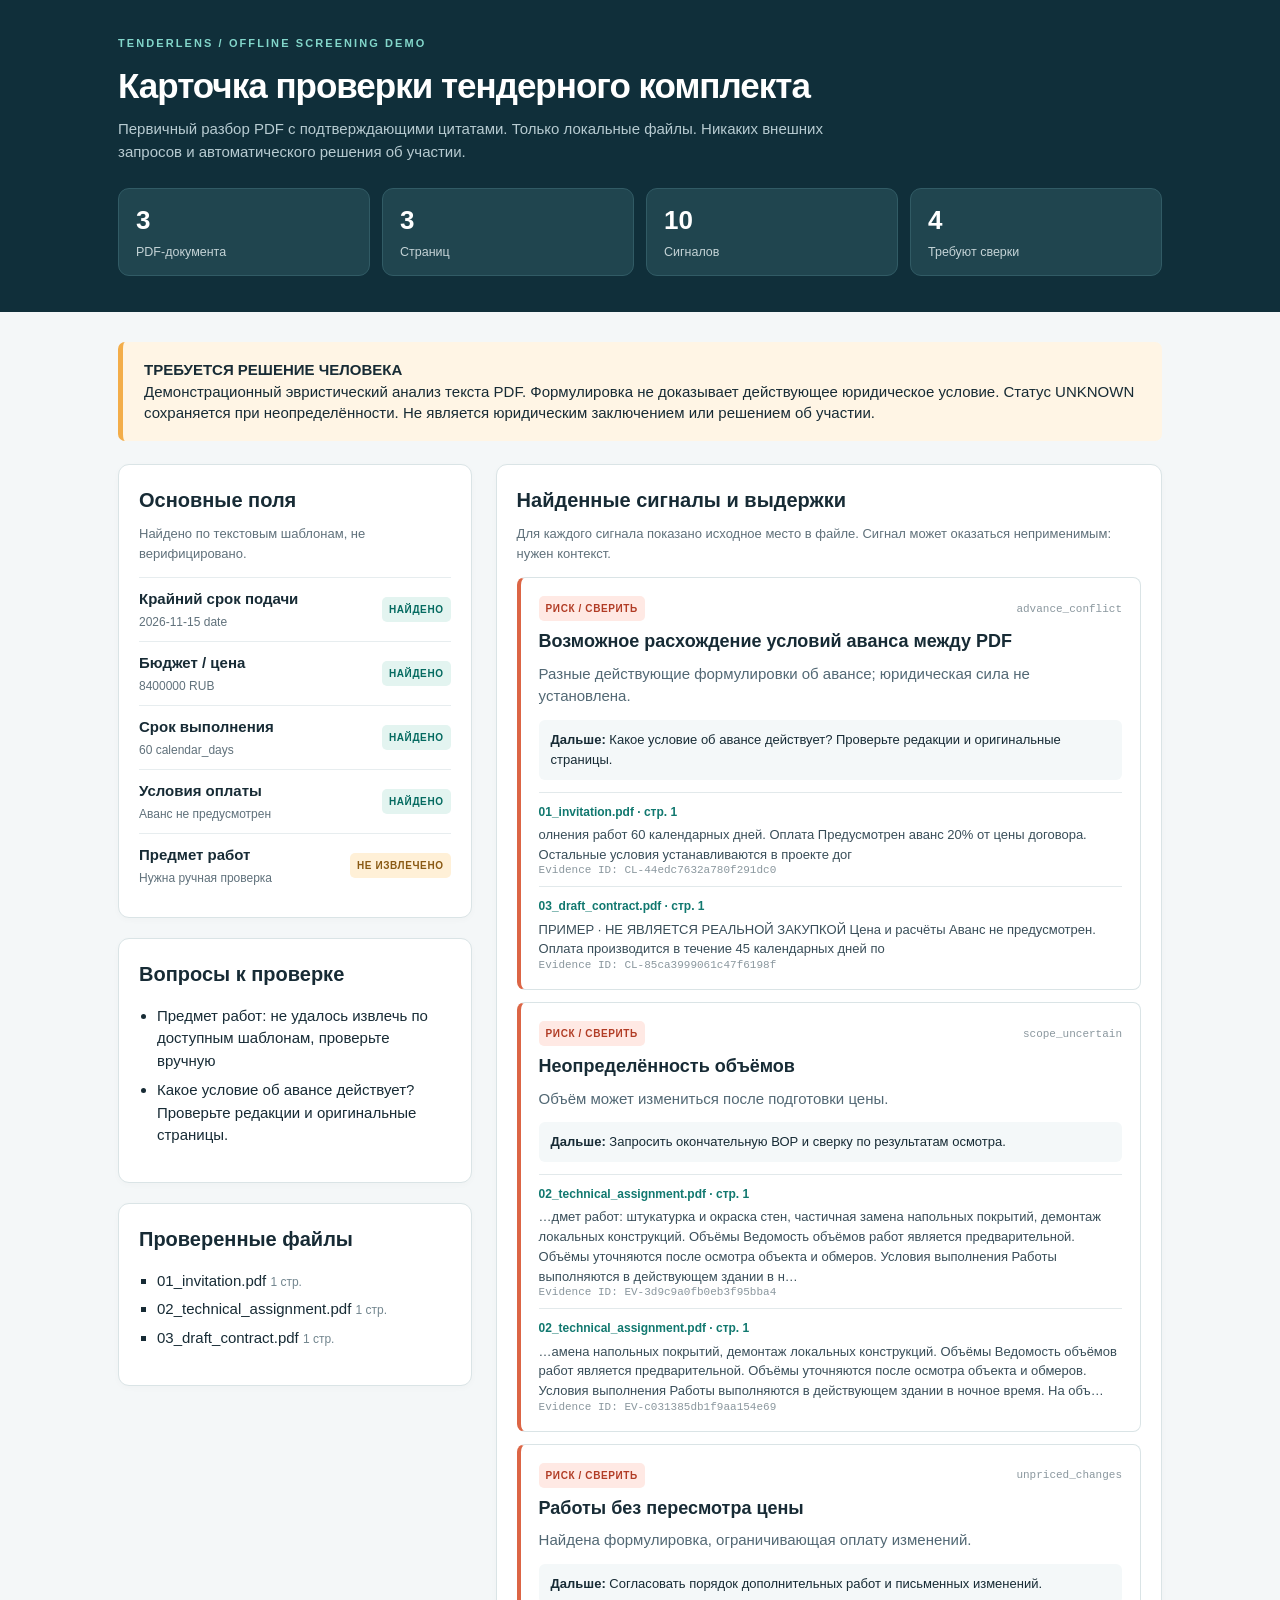
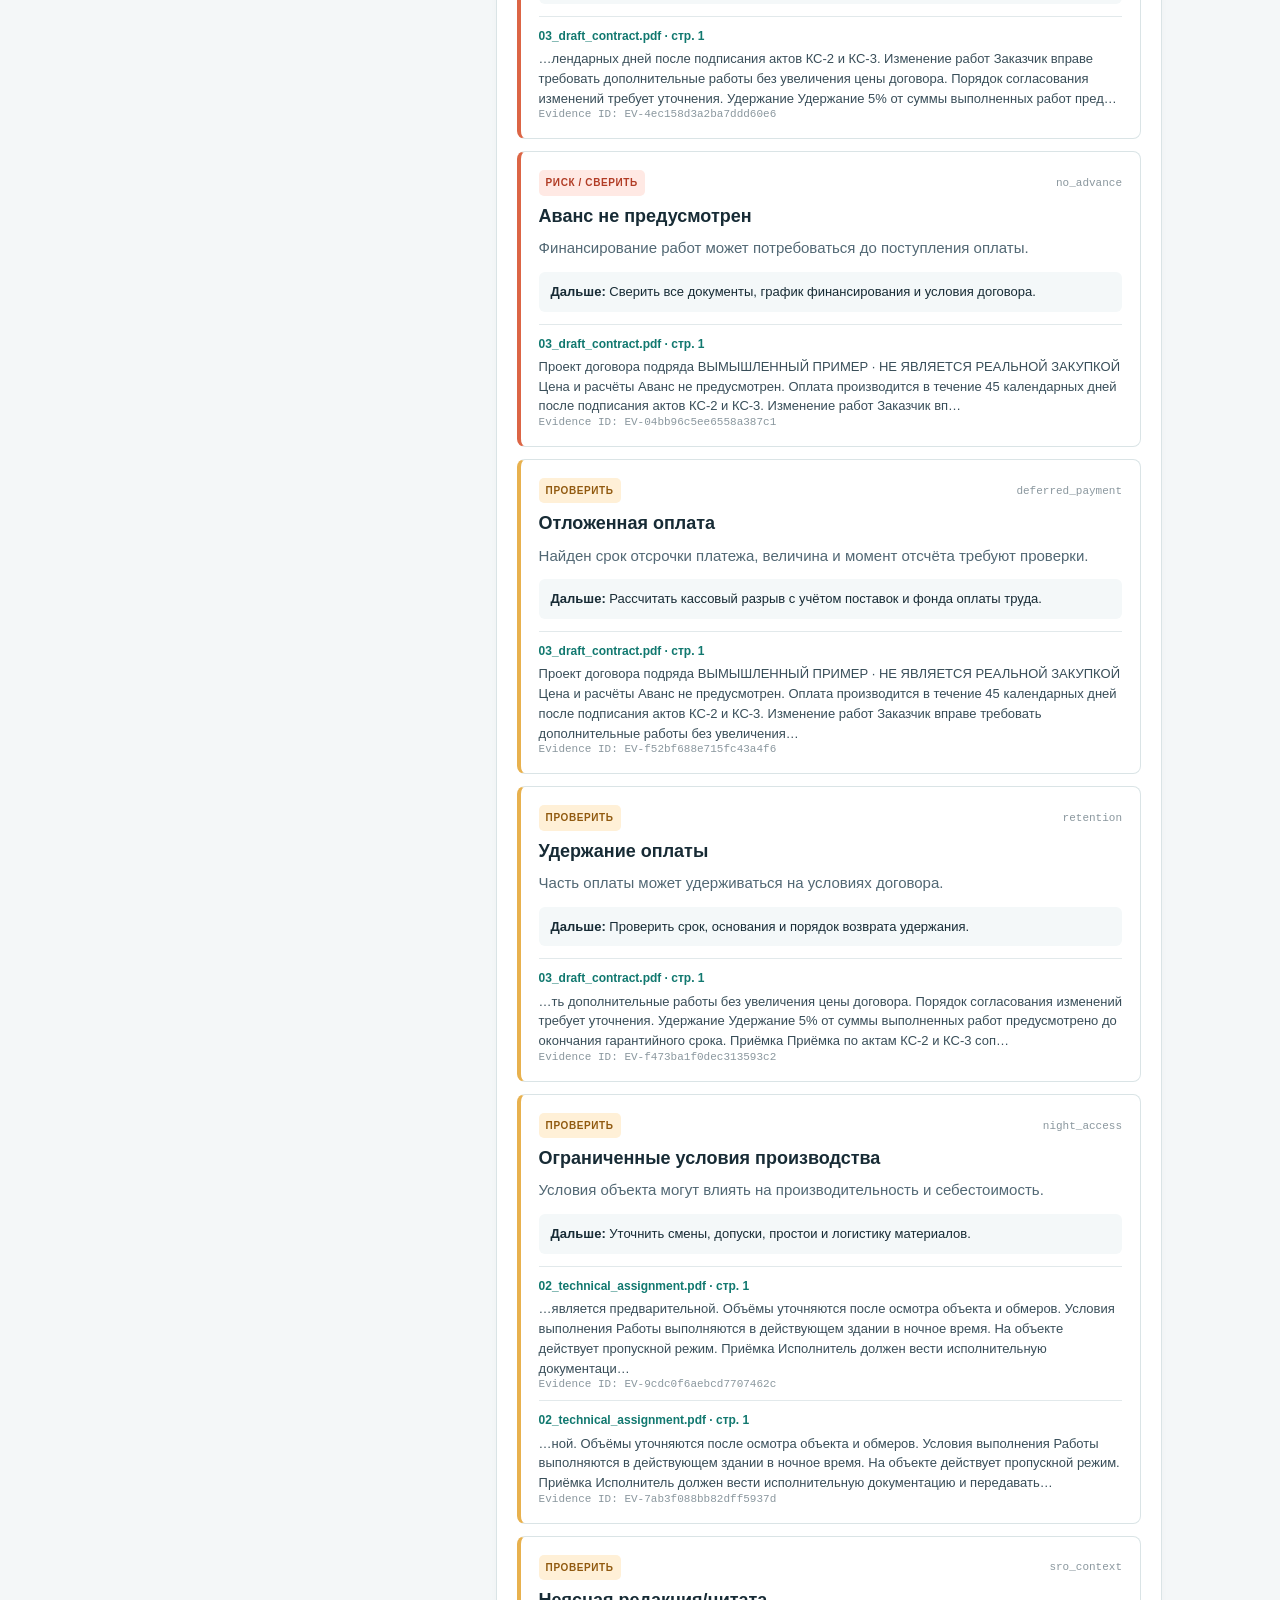
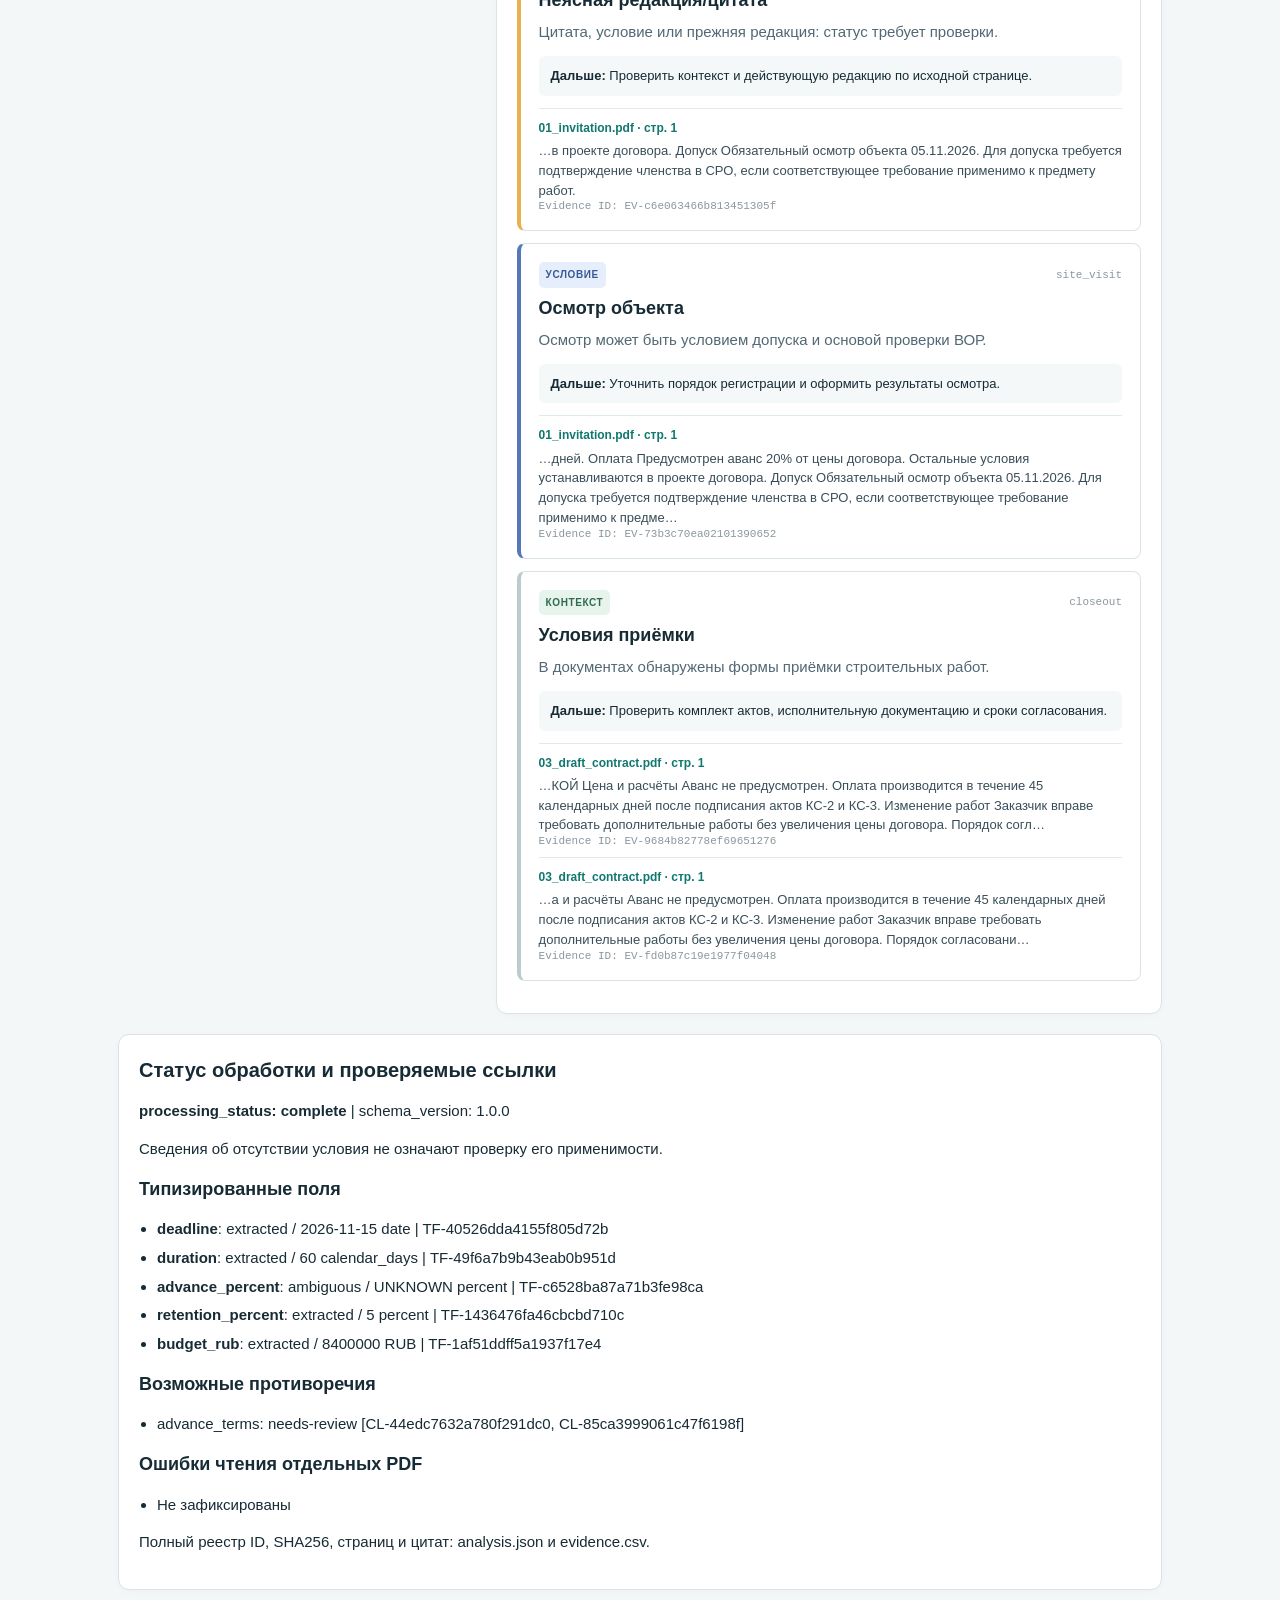
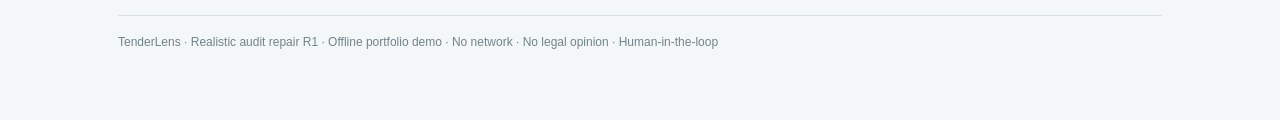
<file: examples/sample_report.html>
<!doctype html>
<html lang="ru"><head><meta charset="utf-8"><meta name="viewport" content="width=device-width,initial-scale=1">
<title>TenderLens · проверка тендерного комплекта</title>
<style>
:root{--ink:#172b35;--muted:#60717b;--bg:#f4f7f8;--teal:#09796e;--border:#dae4e6;--gold:#f3ad49}
*{box-sizing:border-box}body{margin:0;background:var(--bg);color:var(--ink);font:15px/1.52 -apple-system,BlinkMacSystemFont,"Segoe UI",Arial,sans-serif}
header{background:#102f3a;color:#fff;padding:35px 0 36px}.container{max-width:1100px;margin:auto;padding:0 28px}
.eyebrow{font-size:11px;letter-spacing:.19em;text-transform:uppercase;color:#82d6ca;font-weight:800}h1{font-size:35px;letter-spacing:-1px;margin:7px 0 6px}.lead{color:#b7cbd1;margin:0;max-width:760px}
.stat-row{display:grid;grid-template-columns:repeat(4,1fr);gap:12px;margin-top:24px}
.stat{background:#20454f;border:1px solid #315b65;border-radius:11px;padding:12px 17px}.stat b{display:block;font-size:26px;color:#fff}.stat small{color:#c4d3d6}
main{padding:30px 0 55px}.banner{border-left:5px solid var(--gold);background:#fff5e5;padding:17px 21px;border-radius:7px;margin-bottom:23px;line-height:1.45}
.columns{display:grid;grid-template-columns:1.04fr 1.96fr;gap:24px;align-items:start}
.panel{background:#fff;border:1px solid var(--border);box-shadow:0 2px 7px #20343b06;border-radius:11px;padding:20px;margin-bottom:20px}
h2{font-size:20px;margin:0 0 15px}h3{font-size:18px;margin:7px 0}.hint{color:var(--muted);font-size:13px;margin-top:-6px}
.field{display:flex;justify-content:space-between;align-items:center;gap:8px;padding:10px 0;border-top:1px solid #e7edef}
.field-source{color:var(--muted);font-size:12px;margin-top:2px;max-width:275px;overflow-wrap:anywhere}
.tag{font-size:10px;letter-spacing:.06em;font-weight:800;white-space:nowrap;border-radius:5px;padding:5px 7px;background:#eaf1f2;color:#3e6468}
.tag.ok{color:#046a60;background:#e3f4f0}.tag.missing{color:#8a5a14;background:#fff0d7}
.tag.risk{background:#ffe9e4;color:#b13c25}.tag.review{background:#fff0d7;color:#915a10}.tag.requirement{background:#e6eefb;color:#355a94}.tag.info{background:#e6f4ed;color:#306a4c}
.finding{border:1px solid var(--border);border-left:4px solid #bccccc;border-radius:8px;background:#fff;padding:18px;margin:12px 0}
.finding.risk{border-left-color:#dc6545}.finding.review{border-left-color:#e8b14e}.finding.requirement{border-left-color:#5778b8}
.finding-top{display:flex;justify-content:space-between;align-items:center}.code{color:#8a979e;font:11px monospace}.finding p{margin:5px 0 12px;color:#526874}
.action{background:#f4f8f9;padding:10px 12px;border-radius:6px;font-size:13px;margin-bottom:12px}
.evidence{border-top:1px solid #e2e9eb;padding-top:10px;margin-top:10px}.source{font-weight:750;font-size:12px;color:#11786f;margin-bottom:4px}
.quote{font-size:13px;color:#394e59;overflow-wrap:anywhere}ul{padding-left:18px}li{margin:6px 0}.docs li{list-style:square;overflow-wrap:anywhere}
.docs li span{font-size:12px;color:#73868f}footer{font-size:12px;color:#71848b;margin-top:25px;border-top:1px solid #d7e1e3;padding-top:17px}
@media(max-width:800px){.columns{grid-template-columns:1fr}.stat-row{grid-template-columns:repeat(2,1fr)}h1{font-size:29px}}
@media print{body{background:#fff}.container{max-width:none}.columns{display:block}.finding{break-inside:avoid}header{-webkit-print-color-adjust:exact;print-color-adjust:exact}}
</style></head>
<body><header><div class="container"><div class="eyebrow">TenderLens / Offline screening demo</div><h1>Карточка проверки тендерного комплекта</h1>
<p class="lead">Первичный разбор PDF с подтверждающими цитатами. Только локальные файлы. Никаких внешних запросов и автоматического решения об участии.</p>
<div class="stat-row"><div class="stat"><b>3</b><small>PDF-документа</small></div><div class="stat"><b>3</b><small>Страниц</small></div><div class="stat"><b>10</b><small>Сигналов</small></div><div class="stat"><b>4</b><small>Требуют сверки</small></div></div></div></header>
<main><div class="container"><div class="banner"><b>ТРЕБУЕТСЯ РЕШЕНИЕ ЧЕЛОВЕКА</b><br>Демонстрационный эвристический анализ текста PDF. Формулировка не доказывает действующее юридическое условие. Статус UNKNOWN сохраняется при неопределённости. Не является юридическим заключением или решением об участии.</div>
<div class="columns"><aside><section class="panel"><h2>Основные поля</h2><p class="hint">Найдено по текстовым шаблонам, не верифицировано.</p><div class="field"><div><strong>Крайний срок подачи</strong><div class="field-source">2026-11-15 date</div></div><span class="tag ok">НАЙДЕНО</span></div><div class="field"><div><strong>Бюджет / цена</strong><div class="field-source">8400000 RUB</div></div><span class="tag ok">НАЙДЕНО</span></div><div class="field"><div><strong>Срок выполнения</strong><div class="field-source">60 calendar_days</div></div><span class="tag ok">НАЙДЕНО</span></div><div class="field"><div><strong>Условия оплаты</strong><div class="field-source">Аванс не предусмотрен</div></div><span class="tag ok">НАЙДЕНО</span></div><div class="field"><div><strong>Предмет работ</strong><div class="field-source">Нужна ручная проверка</div></div><span class="tag missing">НЕ ИЗВЛЕЧЕНО</span></div></section>
<section class="panel"><h2>Вопросы к проверке</h2><ul><li>Предмет работ: не удалось извлечь по доступным шаблонам, проверьте вручную</li><li>Какое условие об авансе действует? Проверьте редакции и оригинальные страницы.</li></ul></section>
<section class="panel"><h2>Проверенные файлы</h2><ul class="docs"><li>01_invitation.pdf <span>1 стр.</span></li><li>02_technical_assignment.pdf <span>1 стр.</span></li><li>03_draft_contract.pdf <span>1 стр.</span></li></ul></section></aside>
<section class="panel"><h2>Найденные сигналы и выдержки</h2><p class="hint">Для каждого сигнала показано исходное место в файле. Сигнал может оказаться неприменимым: нужен контекст.</p><article class="finding risk"><div class="finding-top"><span class="tag risk">РИСК / СВЕРИТЬ</span><span class="code">advance_conflict</span></div><h3>Возможное расхождение условий аванса между PDF</h3><p>Разные действующие формулировки об авансе; юридическая сила не установлена.</p><div class="action"><b>Дальше:</b> Какое условие об авансе действует? Проверьте редакции и оригинальные страницы.</div><div class="evidence"><div class="source">01_invitation.pdf · стр. 1</div><div class="quote">олнения работ 60 календарных дней. Оплата Предусмотрен аванс 20% от цены договора. Остальные условия устанавливаются в проекте дог</div><div class="code">Evidence ID: CL-44edc7632a780f291dc0</div></div><div class="evidence"><div class="source">03_draft_contract.pdf · стр. 1</div><div class="quote"> ПРИМЕР · НЕ ЯВЛЯЕТСЯ РЕАЛЬНОЙ ЗАКУПКОЙ Цена и расчёты Аванс не предусмотрен. Оплата производится в течение 45 календарных дней по</div><div class="code">Evidence ID: CL-85ca3999061c47f6198f</div></div></article><article class="finding risk"><div class="finding-top"><span class="tag risk">РИСК / СВЕРИТЬ</span><span class="code">scope_uncertain</span></div><h3>Неопределённость объёмов</h3><p>Объём может измениться после подготовки цены.</p><div class="action"><b>Дальше:</b> Запросить окончательную ВОР и сверку по результатам осмотра.</div><div class="evidence"><div class="source">02_technical_assignment.pdf · стр. 1</div><div class="quote">…дмет работ: штукатурка и окраска стен, частичная замена напольных покрытий, демонтаж локальных конструкций. Объёмы Ведомость объёмов работ является предварительной. Объёмы уточняются после осмотра объекта и обмеров. Условия выполнения Работы выполняются в действующем здании в н…</div><div class="code">Evidence ID: EV-3d9c9a0fb0eb3f95bba4</div></div><div class="evidence"><div class="source">02_technical_assignment.pdf · стр. 1</div><div class="quote">…амена напольных покрытий, демонтаж локальных конструкций. Объёмы Ведомость объёмов работ является предварительной. Объёмы уточняются после осмотра объекта и обмеров. Условия выполнения Работы выполняются в действующем здании в ночное время. На объ…</div><div class="code">Evidence ID: EV-c031385db1f9aa154e69</div></div></article><article class="finding risk"><div class="finding-top"><span class="tag risk">РИСК / СВЕРИТЬ</span><span class="code">unpriced_changes</span></div><h3>Работы без пересмотра цены</h3><p>Найдена формулировка, ограничивающая оплату изменений.</p><div class="action"><b>Дальше:</b> Согласовать порядок дополнительных работ и письменных изменений.</div><div class="evidence"><div class="source">03_draft_contract.pdf · стр. 1</div><div class="quote">…лендарных дней после подписания актов КС-2 и КС-3. Изменение работ Заказчик вправе требовать дополнительные работы без увеличения цены договора. Порядок согласования изменений требует уточнения. Удержание Удержание 5% от суммы выполненных работ пред…</div><div class="code">Evidence ID: EV-4ec158d3a2ba7ddd60e6</div></div></article><article class="finding risk"><div class="finding-top"><span class="tag risk">РИСК / СВЕРИТЬ</span><span class="code">no_advance</span></div><h3>Аванс не предусмотрен</h3><p>Финансирование работ может потребоваться до поступления оплаты.</p><div class="action"><b>Дальше:</b> Сверить все документы, график финансирования и условия договора.</div><div class="evidence"><div class="source">03_draft_contract.pdf · стр. 1</div><div class="quote">Проект договора подряда ВЫМЫШЛЕННЫЙ ПРИМЕР · НЕ ЯВЛЯЕТСЯ РЕАЛЬНОЙ ЗАКУПКОЙ Цена и расчёты Аванс не предусмотрен. Оплата производится в течение 45 календарных дней после подписания актов КС-2 и КС-3. Изменение работ Заказчик вп…</div><div class="code">Evidence ID: EV-04bb96c5ee6558a387c1</div></div></article><article class="finding review"><div class="finding-top"><span class="tag review">ПРОВЕРИТЬ</span><span class="code">deferred_payment</span></div><h3>Отложенная оплата</h3><p>Найден срок отсрочки платежа, величина и момент отсчёта требуют проверки.</p><div class="action"><b>Дальше:</b> Рассчитать кассовый разрыв с учётом поставок и фонда оплаты труда.</div><div class="evidence"><div class="source">03_draft_contract.pdf · стр. 1</div><div class="quote">Проект договора подряда ВЫМЫШЛЕННЫЙ ПРИМЕР · НЕ ЯВЛЯЕТСЯ РЕАЛЬНОЙ ЗАКУПКОЙ Цена и расчёты Аванс не предусмотрен. Оплата производится в течение 45 календарных дней после подписания актов КС-2 и КС-3. Изменение работ Заказчик вправе требовать дополнительные работы без увеличения…</div><div class="code">Evidence ID: EV-f52bf688e715fc43a4f6</div></div></article><article class="finding review"><div class="finding-top"><span class="tag review">ПРОВЕРИТЬ</span><span class="code">retention</span></div><h3>Удержание оплаты</h3><p>Часть оплаты может удерживаться на условиях договора.</p><div class="action"><b>Дальше:</b> Проверить срок, основания и порядок возврата удержания.</div><div class="evidence"><div class="source">03_draft_contract.pdf · стр. 1</div><div class="quote">…ть дополнительные работы без увеличения цены договора. Порядок согласования изменений требует уточнения. Удержание Удержание 5% от суммы выполненных работ предусмотрено до окончания гарантийного срока. Приёмка Приёмка по актам КС-2 и КС-3 соп…</div><div class="code">Evidence ID: EV-f473ba1f0dec313593c2</div></div></article><article class="finding review"><div class="finding-top"><span class="tag review">ПРОВЕРИТЬ</span><span class="code">night_access</span></div><h3>Ограниченные условия производства</h3><p>Условия объекта могут влиять на производительность и себестоимость.</p><div class="action"><b>Дальше:</b> Уточнить смены, допуски, простои и логистику материалов.</div><div class="evidence"><div class="source">02_technical_assignment.pdf · стр. 1</div><div class="quote">…является предварительной. Объёмы уточняются после осмотра объекта и обмеров. Условия выполнения Работы выполняются в действующем здании в ночное время. На объекте действует пропускной режим. Приёмка Исполнитель должен вести исполнительную документаци…</div><div class="code">Evidence ID: EV-9cdc0f6aebcd7707462c</div></div><div class="evidence"><div class="source">02_technical_assignment.pdf · стр. 1</div><div class="quote">…ной. Объёмы уточняются после осмотра объекта и обмеров. Условия выполнения Работы выполняются в действующем здании в ночное время. На объекте действует пропускной режим. Приёмка Исполнитель должен вести исполнительную документацию и передавать…</div><div class="code">Evidence ID: EV-7ab3f088bb82dff5937d</div></div></article><article class="finding review"><div class="finding-top"><span class="tag review">ПРОВЕРИТЬ</span><span class="code">sro_context</span></div><h3>Неясная редакция/цитата</h3><p>Цитата, условие или прежняя редакция: статус требует проверки.</p><div class="action"><b>Дальше:</b> Проверить контекст и действующую редакцию по исходной странице.</div><div class="evidence"><div class="source">01_invitation.pdf · стр. 1</div><div class="quote">…в проекте договора. Допуск Обязательный осмотр объекта 05.11.2026. Для допуска требуется подтверждение членства в СРО, если соответствующее требование применимо к предмету работ.</div><div class="code">Evidence ID: EV-c6e063466b813451305f</div></div></article><article class="finding requirement"><div class="finding-top"><span class="tag requirement">УСЛОВИЕ</span><span class="code">site_visit</span></div><h3>Осмотр объекта</h3><p>Осмотр может быть условием допуска и основой проверки ВОР.</p><div class="action"><b>Дальше:</b> Уточнить порядок регистрации и оформить результаты осмотра.</div><div class="evidence"><div class="source">01_invitation.pdf · стр. 1</div><div class="quote">…дней. Оплата Предусмотрен аванс 20% от цены договора. Остальные условия устанавливаются в проекте договора. Допуск Обязательный осмотр объекта 05.11.2026. Для допуска требуется подтверждение членства в СРО, если соответствующее требование применимо к предме…</div><div class="code">Evidence ID: EV-73b3c70ea02101390652</div></div></article><article class="finding info"><div class="finding-top"><span class="tag info">КОНТЕКСТ</span><span class="code">closeout</span></div><h3>Условия приёмки</h3><p>В документах обнаружены формы приёмки строительных работ.</p><div class="action"><b>Дальше:</b> Проверить комплект актов, исполнительную документацию и сроки согласования.</div><div class="evidence"><div class="source">03_draft_contract.pdf · стр. 1</div><div class="quote">…КОЙ Цена и расчёты Аванс не предусмотрен. Оплата производится в течение 45 календарных дней после подписания актов КС-2 и КС-3. Изменение работ Заказчик вправе требовать дополнительные работы без увеличения цены договора. Порядок согл…</div><div class="code">Evidence ID: EV-9684b82778ef69651276</div></div><div class="evidence"><div class="source">03_draft_contract.pdf · стр. 1</div><div class="quote">…а и расчёты Аванс не предусмотрен. Оплата производится в течение 45 календарных дней после подписания актов КС-2 и КС-3. Изменение работ Заказчик вправе требовать дополнительные работы без увеличения цены договора. Порядок согласовани…</div><div class="code">Evidence ID: EV-fd0b87c19e1977f04048</div></div></article></section></div><section class="panel" id="audit-contract"><h2>Статус обработки и проверяемые ссылки</h2><p><b>processing_status: complete</b> | schema_version: 1.0.0</p><p>Сведения об отсутствии условия не означают проверку его применимости.</p><h3>Типизированные поля</h3><ul><li><b>deadline</b>: extracted / 2026-11-15 date | TF-40526dda4155f805d72b</li><li><b>duration</b>: extracted / 60 calendar_days | TF-49f6a7b9b43eab0b951d</li><li><b>advance_percent</b>: ambiguous / UNKNOWN percent | TF-c6528ba87a71b3fe98ca</li><li><b>retention_percent</b>: extracted / 5 percent | TF-1436476fa46cbcbd710c</li><li><b>budget_rub</b>: extracted / 8400000 RUB | TF-1af51ddff5a1937f17e4</li></ul><h3>Возможные противоречия</h3><ul><li>advance_terms: needs-review [CL-44edc7632a780f291dc0, CL-85ca3999061c47f6198f]</li></ul><h3>Ошибки чтения отдельных PDF</h3><ul><li>Не зафиксированы</li></ul><p>Полный реестр ID, SHA256, страниц и цитат: analysis.json и evidence.csv.</p></section>
<footer>TenderLens · Realistic audit repair R1 · Offline portfolio demo · No network · No legal opinion · Human-in-the-loop</footer></div></main></body></html>
</file>
